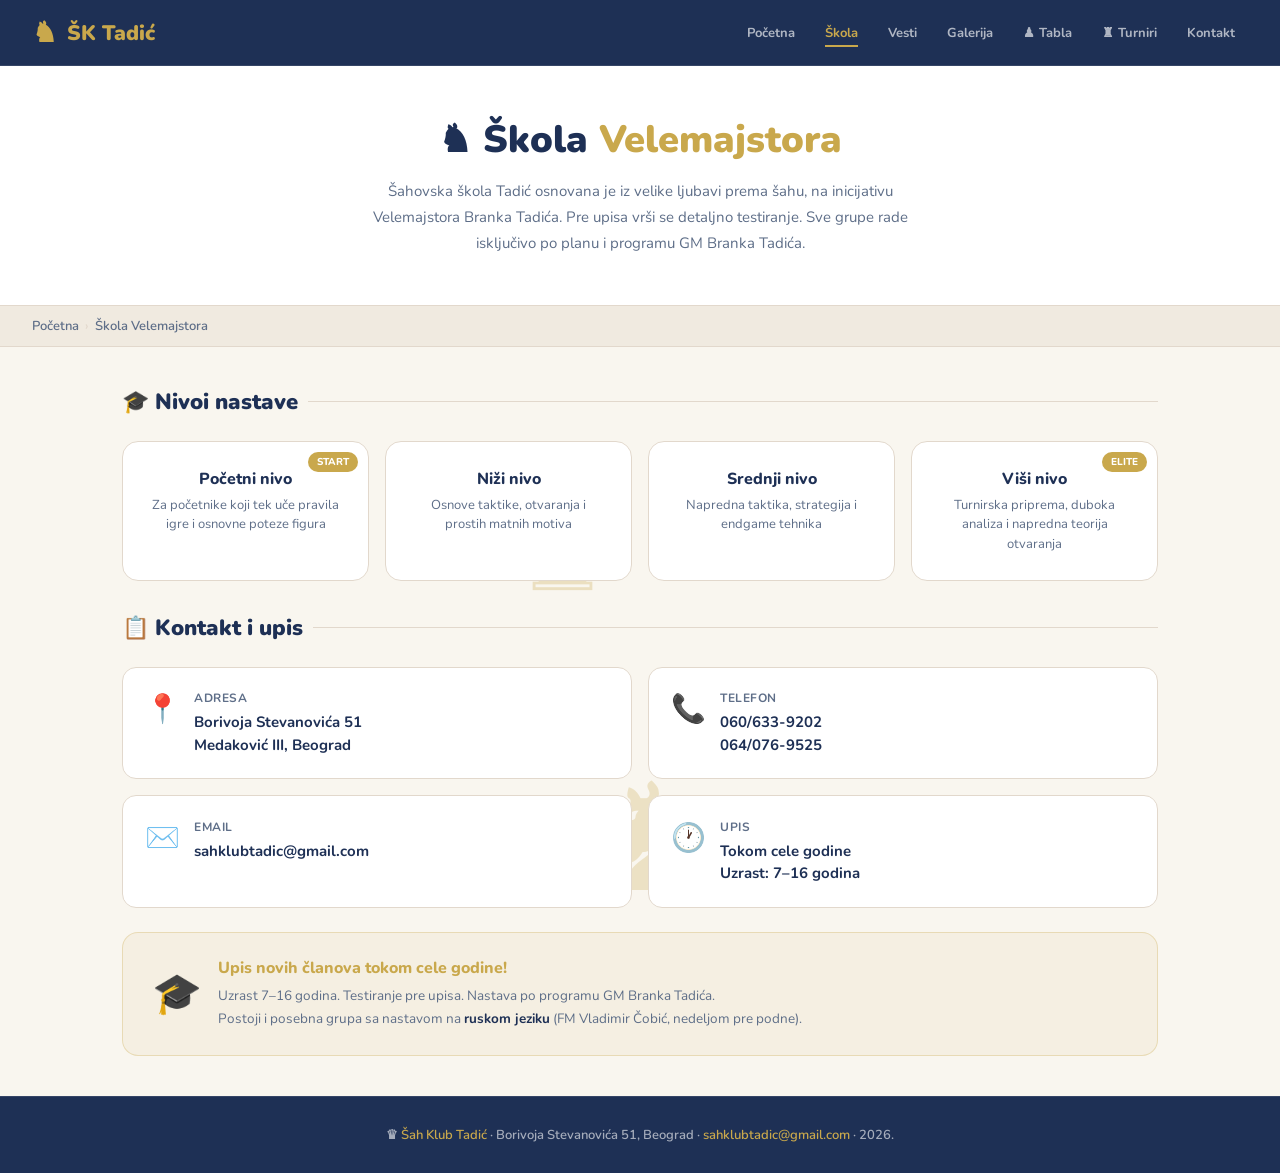
<file: skola.html>
﻿<!DOCTYPE html>
<html lang="sr">
<head>
<meta charset="UTF-8">
<meta name="viewport" content="width=device-width,initial-scale=1">
<meta name="referrer" content="no-referrer">
<title>Škola Velemajstora — ŠK Tadić</title>
<link rel="stylesheet" href="style.css">
<link rel="icon" type="image/svg+xml" href="favicon.svg">
<meta name="description" content="Skola Velemajstora Tadic — 4 nivoa nastave, program GM Branka Tadica. Uzrast 7-16 godina. Upis tokom cele godine.">
<style>
.school-hero{background:var(--surface);padding:3rem 2rem;text-align:center;border-bottom:0.5px solid var(--border);position:relative;z-index:2}
.school-hero h1{color:var(--light);font-size:38px;font-weight:900;margin-bottom:.8rem}
.school-hero h1 span{color:var(--accent)}
.school-hero p{color:var(--muted);font-size:15px;max-width:580px;margin:0 auto;line-height:1.75}
.levels-grid{display:grid;grid-template-columns:repeat(4,1fr);gap:16px;margin-bottom:2rem}
.level-card{background:var(--surface);border-radius:16px;padding:1.6rem;border:0.5px solid var(--border);text-align:center;transition:all .2s;position:relative;cursor:default}
.level-card:hover{transform:translateY(-4px);border-color:var(--accent)}
.level-card .piece{font-size:48px;margin-bottom:12px;display:block}
.level-card h3{font-size:16px;font-weight:800;color:var(--light);margin-bottom:6px}
.level-card p{font-size:13px;color:var(--muted);line-height:1.5}
.lv-badge{position:absolute;top:10px;right:10px;background:var(--accent);color:#FFFFFF;font-size:10px;font-weight:800;padding:3px 9px;border-radius:20px}
.info-grid{display:grid;grid-template-columns:1fr 1fr;gap:16px}
.info-box{background:var(--surface);border-radius:14px;padding:1.4rem;border:0.5px solid var(--border);display:flex;align-items:flex-start;gap:14px}
.info-icon{font-size:28px;flex-shrink:0}
.info-label{font-size:12px;color:var(--muted);font-weight:700;text-transform:uppercase;letter-spacing:.5px;margin-bottom:5px}
.info-val{font-size:15px;font-weight:700;color:var(--light);line-height:1.5}
.upis-banner{background:rgba(201,168,76,.08);border:0.5px solid rgba(201,168,76,.3);border-radius:16px;padding:1.5rem 1.8rem;display:flex;gap:16px;align-items:center;margin-top:1.5rem}
</style>
</head>
<body>
<div class="pieces-layer" id="pl"></div>
<nav>
  <a href="index.html" class="nav-logo"><span class="knight">♞</span><span>ŠK Tadić</span></a>
  <div class="nav-links">
    <a href="index.html">Početna</a>
    <a href="skola.html" class="active">Škola</a>
    <a href="vesti.html">Vesti</a>
    <a href="galerija.html">Galerija</a>
    <a href="tabla.html">♟ Tabla</a>
    <a href="tracker.html">♜ Turniri</a>
    <a href="kontakt.html">Kontakt</a>
  </div>
  <button class="hamburger" onclick="toggleMenu()" aria-label="Meni"><span></span><span></span><span></span></button>
</nav>
<div class="mobile-menu" id="mob">
  <a href="index.html">🏠 Početna</a>
  <a href="skola.html" class="active">🎓 Škola</a>
  <a href="vesti.html">📰 Vesti</a>
  <a href="galerija.html">📸 Galerija</a>
  <a href="tabla.html">♟ Tabla</a>
  <a href="tracker.html">♜ Turniri</a>
  <a href="kontakt.html">📬 Kontakt</a>
</div>

<div class="school-hero">
  <h1>♞ Škola <span>Velemajstora</span></h1>
  <p>Šahovska škola Tadić osnovana je iz velike ljubavi prema šahu, na inicijativu Velemajstora Branka Tadića. Pre upisa vrši se detaljno testiranje. Sve grupe rade isključivo po planu i programu GM Branka Tadića.</p>
</div>

<div class="breadcrumb"><a href="index.html">Početna</a><span>›</span>Škola Velemajstora</div>

<main>
  <div class="sec-title">🎓 Nivoi nastave</div>
  <div class="levels-grid">
    <div class="level-card"><span class="piece">♙</span><span class="lv-badge">START</span><h3>Početni nivo</h3><p>Za početnike koji tek uče pravila igre i osnovne poteze figura</p></div>
    <div class="level-card"><span class="piece">♗</span><h3>Niži nivo</h3><p>Osnove taktike, otvaranja i prostih matnih motiva</p></div>
    <div class="level-card"><span class="piece">♖</span><h3>Srednji nivo</h3><p>Napredna taktika, strategija i endgame tehnika</p></div>
    <div class="level-card"><span class="piece">♛</span><span class="lv-badge">ELITE</span><h3>Viši nivo</h3><p>Turnirska priprema, duboka analiza i napredna teorija otvaranja</p></div>
  </div>

  <div class="sec-title">📋 Kontakt i upis</div>
  <div class="info-grid">
    <div class="info-box"><span class="info-icon">📍</span><div><div class="info-label">Adresa</div><div class="info-val">Borivoja Stevanovića 51<br>Medaković III, Beograd</div></div></div>
    <div class="info-box"><span class="info-icon">📞</span><div><div class="info-label">Telefon</div><div class="info-val">060/633-9202<br>064/076-9525</div></div></div>
    <div class="info-box"><span class="info-icon">✉️</span><div><div class="info-label">Email</div><div class="info-val">sahklubtadic@gmail.com</div></div></div>
    <div class="info-box"><span class="info-icon">🕐</span><div><div class="info-label">Upis</div><div class="info-val">Tokom cele godine<br>Uzrast: 7–16 godina</div></div></div>
  </div>

  <div class="upis-banner">
    <span style="font-size:40px">🎓</span>
    <div>
      <div style="font-size:16px;font-weight:800;color:var(--accent);margin-bottom:6px">Upis novih članova tokom cele godine!</div>
      <div style="font-size:13.5px;color:var(--muted);line-height:1.7">Uzrast 7–16 godina. Testiranje pre upisa. Nastava po programu GM Branka Tadića.<br>Postoji i posebna grupa sa nastavom na <strong style="color:var(--light)">ruskom jeziku</strong> (FM Vladimir Čobić, nedeljom pre podne).</div>
    </div>
  </div>
</main>

<footer>♛ <a href="index.html">Šah Klub Tadić</a> · Borivoja Stevanovića 51, Beograd · <a href="mailto:sahklubtadic@gmail.com">sahklubtadic@gmail.com</a> · 2026.</footer>
<script src="nav.js"></script>
<script src="pieces.js"></script>
</body>
</html>
</file>
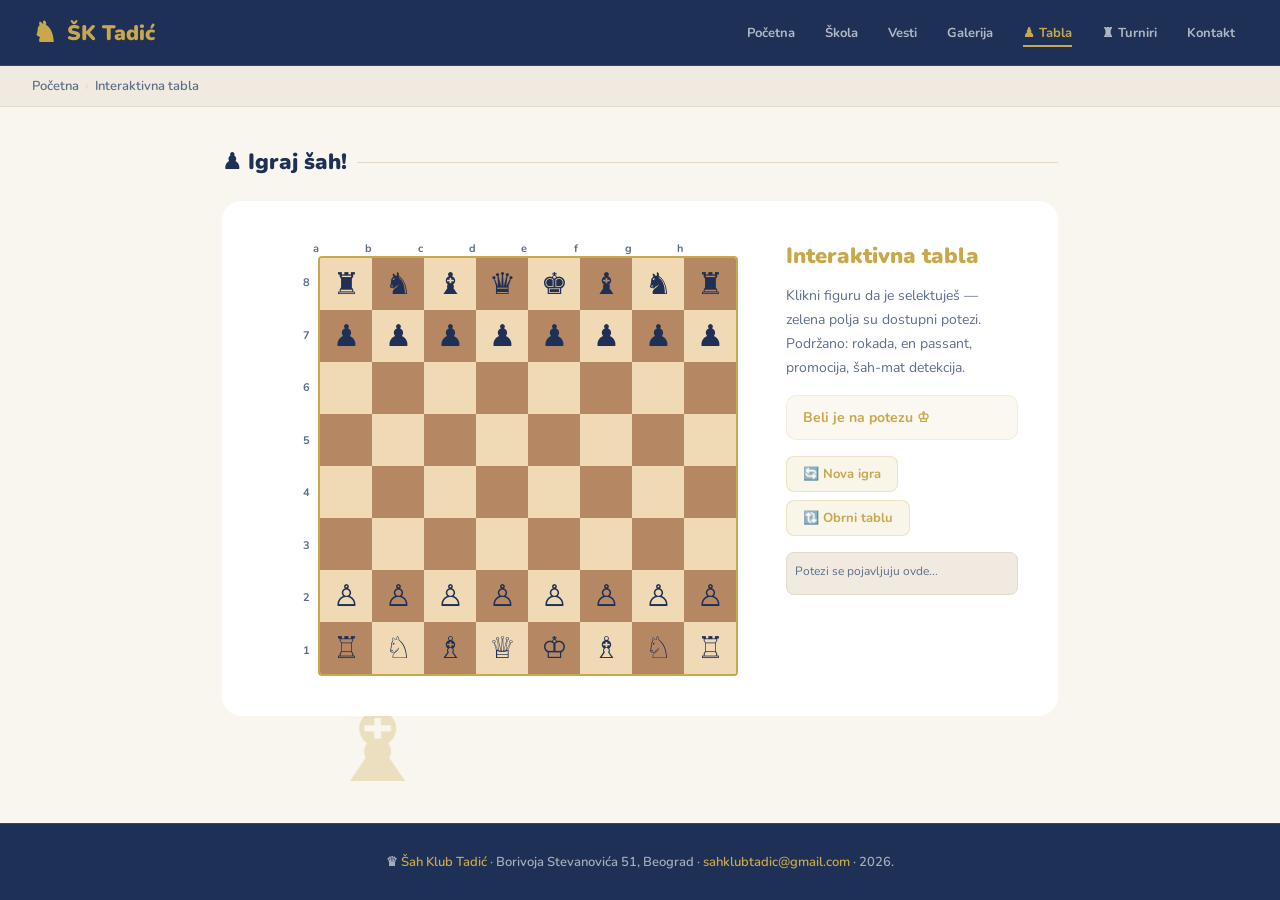
<file: tabla.html>
﻿<!DOCTYPE html>
<html lang="sr">
<head>
<meta charset="UTF-8"><meta name="viewport" content="width=device-width,initial-scale=1"><meta name="referrer" content="no-referrer">
<title>Šahovska tabla — ŠK Tadić</title>
<link rel="stylesheet" href="style.css">
<link rel="icon" type="image/svg+xml" href="favicon.svg">
<meta name="description" content="Interaktivna sahovska tabla SK Tadic — igrajte sah online. Podrzano: rokada, en passant i sah-mat.">
<style>
.chess-wrap{background:var(--surface);border-radius:20px;padding:2.5rem;display:flex;gap:3rem;align-items:flex-start;flex-wrap:wrap}
.board-container{flex-shrink:0}
.board-outer{display:inline-block;transform-origin:top left}
.board-info{flex:1;min-width:220px;color:var(--muted)}
.board-info h2{color:var(--accent);font-size:22px;font-weight:900;margin-bottom:.8rem}
.board-info p{font-size:14px;line-height:1.7;margin-bottom:1rem;color:var(--muted)}
.b-status{background:rgba(201,168,76,.08);border:0.5px solid rgba(201,168,76,.15);border-radius:10px;padding:12px 16px;margin-bottom:1rem;font-size:14px;font-weight:700;color:var(--accent)}
.b-btns{display:flex;gap:8px;flex-wrap:wrap;margin-bottom:1rem}
.b-btn{background:rgba(201,168,76,.12);border:0.5px solid rgba(201,168,76,.25);color:var(--accent);padding:8px 16px;border-radius:8px;font-size:13px;font-weight:700;cursor:pointer;transition:all .2s;font-family:'Nunito',sans-serif}
.b-btn:hover{background:var(--accent);color:#FFFFFF}
.move-hist{background:var(--mid);border:0.5px solid var(--border);border-radius:8px;padding:8px;max-height:180px;overflow-y:auto}
.move-hist p{font-size:12px;color:var(--muted);margin-bottom:4px}
.mr{display:flex;gap:8px;margin-bottom:3px;font-size:13px}
.mr .n{color:var(--muted);min-width:24px;opacity:.5}
.mr .m{color:var(--muted);min-width:58px}

@media(max-width:700px){
  .chess-wrap{padding:1.2rem;gap:1.5rem;flex-direction:column}
  .board-info{min-width:0;width:100%}
}
</style>
</head>
<body>
<div class="pieces-layer" id="pl"></div>
<nav>
  <a href="index.html" class="nav-logo"><span class="knight">♞</span><span>ŠK Tadić</span></a>
  <div class="nav-links"><a href="index.html">Početna</a><a href="skola.html">Škola</a><a href="vesti.html">Vesti</a><a href="galerija.html">Galerija</a><a href="tabla.html" class="active">♟ Tabla</a><a href="tracker.html">♜ Turniri</a>
    <a href="kontakt.html">Kontakt</a></div>
  <button class="hamburger" onclick="toggleMenu()" aria-label="Meni"><span></span><span></span><span></span></button>
</nav>
<div class="mobile-menu" id="mob"><a href="index.html">🏠 Početna</a><a href="skola.html">🎓 Škola</a><a href="vesti.html">📰 Vesti</a><a href="galerija.html">📸 Galerija</a><a href="tabla.html" class="active">♟ Tabla</a><a href="tracker.html">♜ Turniri</a>
  <a href="kontakt.html">📬 Kontakt</a></div>
<div class="breadcrumb"><a href="index.html">Početna</a><span>›</span>Interaktivna tabla</div>

<main style="max-width:900px">
  <div class="sec-title">♟ Igraj šah!</div>
  <div class="chess-wrap">
    <div class="board-container">
      <div class="board-outer" id="boardOuter">
        <div class="board-files" style="margin-left:28px"><span>a</span><span>b</span><span>c</span><span>d</span><span>e</span><span>f</span><span>g</span><span>h</span></div>
        <div style="display:flex">
          <div class="board-ranks"><span>8</span><span>7</span><span>6</span><span>5</span><span>4</span><span>3</span><span>2</span><span>1</span></div>
          <div id="chessboard"></div>
        </div>
      </div>
    </div>
    <div class="board-info">
      <h2>Interaktivna tabla</h2>
      <p>Klikni figuru da je selektuješ — zelena polja su dostupni potezi. Podržano: rokada, en passant, promocija, šah-mat detekcija.</p>
      <div class="b-status" id="bst">Beli je na potezu ♔</div>
      <div class="b-btns">
        <button class="b-btn" onclick="resetB()">🔄 Nova igra</button>
        <button class="b-btn" onclick="flipB()">🔃 Obrni tablu</button>
      </div>
      <div class="move-hist" id="mh"><p>Potezi se pojavljuju ovde...</p></div>
    </div>
  </div>
</main>

<footer>♛ <a href="index.html">Šah Klub Tadić</a> · Borivoja Stevanovića 51, Beograd · <a href="mailto:sahklubtadic@gmail.com">sahklubtadic@gmail.com</a> · 2026.</footer>
<script src="nav.js"></script>
<script src="pieces.js"></script>
<script>
const P={wK:'♔',wQ:'♕',wR:'♖',wB:'♗',wN:'♘',wP:'♙',bK:'♚',bQ:'♛',bR:'♜',bB:'♝',bN:'♞',bP:'♟'};
const INIT=[['bR','bN','bB','bQ','bK','bB','bN','bR'],['bP','bP','bP','bP','bP','bP','bP','bP'],[null,null,null,null,null,null,null,null],[null,null,null,null,null,null,null,null],[null,null,null,null,null,null,null,null],[null,null,null,null,null,null,null,null],['wP','wP','wP','wP','wP','wP','wP','wP'],['wR','wN','wB','wQ','wK','wB','wN','wR']];
let board,sel,turn,flipped,moves,lastMv,checkSq,cr,ep;
function dc(b){return b.map(r=>[...r]);}
function ic(p,c){return p&&p[0]===c;}
function en(c){return c==='w'?'b':'w';}
function initB(){board=dc(INIT);sel=null;turn='w';flipped=false;moves=[];lastMv=null;checkSq=null;cr={wK:true,wQ:true,bK:true,bQ:true};ep=null;render();updSt();}
function render(){
  var el=document.getElementById('chessboard');el.innerHTML='';
  for(var r=0;r<8;r++){for(var c=0;c<8;c++){
    var dr=flipped?7-r:r,dc2=flipped?7-c:c;
    var sq=document.createElement('div');
    sq.className='sq '+((dr+dc2)%2===0?'light':'dark');
    if(lastMv&&((dr===lastMv.fr&&dc2===lastMv.fc)||(dr===lastMv.tr&&dc2===lastMv.tc)))sq.classList.add('last-move');
    if(checkSq&&dr===checkSq[0]&&dc2===checkSq[1])sq.classList.add('in-check');
    if(sel&&dr===sel[0]&&dc2===sel[1])sq.classList.add('selected');
    if(board[dr][dc2])sq.textContent=P[board[dr][dc2]];
    sq.dataset.r=dr;sq.dataset.c=dc2;
    sq.onclick=function(){hClick(+this.dataset.r,+this.dataset.c);};
    el.appendChild(sq);
  }}
  if(sel){
    var vms=getVM(sel[0],sel[1],board,turn,cr,ep);
    vms.forEach(function(m){
      var idx=flipped?(7-m[0])*8+(7-m[1]):m[0]*8+m[1];
      var sqEl=el.children[idx];
      if(sqEl){sqEl.classList.add('valid-move');if(board[m[0]][m[1]])sqEl.classList.add('occ');}
    });
  }
}
function rawM(r,c,b,col,ep2){
  var p=b[r][c];if(!p)return[];var t=p[1],mv=[];
  var add=function(tr,tc){if(tr>=0&&tr<8&&tc>=0&&tc<8&&!ic(b[tr][tc],col))mv.push([tr,tc]);};
  var slide=function(dr,dc2){var tr=r+dr,tc=c+dc2;while(tr>=0&&tr<8&&tc>=0&&tc<8){if(b[tr][tc]){if(!ic(b[tr][tc],col))mv.push([tr,tc]);break;}mv.push([tr,tc]);tr+=dr;tc+=dc2;}};
  if(t==='P'){var d=col==='w'?-1:1,st=col==='w'?6:1;if(!b[r+d]?.[c]){mv.push([r+d,c]);if(r===st&&!b[r+2*d]?.[c])mv.push([r+2*d,c]);}[[d,-1],[d,1]].forEach(function(x){if(ic(b[r+x[0]]?.[c+x[1]],en(col)))mv.push([r+x[0],c+x[1]]);});if(ep2){var er=ep2[0],ec=ep2[1];if(r+d===er&&Math.abs(c-ec)===1)mv.push([er,ec]);}}
  if(t==='N')[[-2,-1],[-2,1],[-1,-2],[-1,2],[1,-2],[1,2],[2,-1],[2,1]].forEach(function(x){add(r+x[0],c+x[1]);});
  if(t==='B'||t==='Q')[[-1,-1],[-1,1],[1,-1],[1,1]].forEach(function(x){slide(x[0],x[1]);});
  if(t==='R'||t==='Q')[[-1,0],[1,0],[0,-1],[0,1]].forEach(function(x){slide(x[0],x[1]);});
  if(t==='K')[[-1,-1],[-1,0],[-1,1],[0,-1],[0,1],[1,-1],[1,0],[1,1]].forEach(function(x){add(r+x[0],c+x[1]);});
  return mv;
}
function findK(b,col){for(var r=0;r<8;r++)for(var c=0;c<8;c++)if(b[r][c]===col+'K')return[r,c];return null;}
function inChk(b,col){var k=findK(b,col);if(!k)return false;for(var r=0;r<8;r++)for(var c=0;c<8;c++)if(ic(b[r][c],en(col)))if(rawM(r,c,b,en(col),null).some(function(m){return m[0]===k[0]&&m[1]===k[1];}))return true;return false;}
function getVM(r,c,b,col,cr2,ep2){
  var raw=rawM(r,c,b,col,ep2);
  var legal=raw.filter(function(m){var nb=dc(b);nb[m[0]][m[1]]=nb[r][c];nb[r][c]=null;return!inChk(nb,col);});
  var p=b[r][c];
  if(p&&p[1]==='K'){var row=col==='w'?7:0;
    if(r===row&&c===4){
      if(cr2[col+'K']&&!b[row][5]&&!b[row][6]&&ic(b[row][7],col)&&b[row][7][1]==='R'&&!inChk(b,col)){var nb1=dc(b);nb1[row][5]=nb1[row][4];nb1[row][4]=null;var nb2=dc(b);nb2[row][6]=nb2[row][4];nb2[row][4]=null;if(!inChk(nb1,col)&&!inChk(nb2,col))legal.push([row,6]);}
      if(cr2[col+'Q']&&!b[row][3]&&!b[row][2]&&!b[row][1]&&ic(b[row][0],col)&&b[row][0][1]==='R'&&!inChk(b,col)){var nb3=dc(b);nb3[row][3]=nb3[row][4];nb3[row][4]=null;var nb4=dc(b);nb4[row][2]=nb4[row][4];nb4[row][4]=null;if(!inChk(nb3,col)&&!inChk(nb4,col))legal.push([row,2]);}
    }
  }
  return legal;
}
var FILES=['a','b','c','d','e','f','g','h'];
function toA(r,c){return FILES[c]+(8-r);}
function hClick(r,c){
  if(sel){
    var vms=getVM(sel[0],sel[1],board,turn,cr,ep);
    var m=vms.find(function(x){return x[0]===r&&x[1]===c;});
    if(m){mkMove(sel[0],sel[1],r,c);sel=null;}
    else if(ic(board[r][c],turn))sel=[r,c];
    else sel=null;
  }else{if(ic(board[r][c],turn))sel=[r,c];}
  render();
}
function mkMove(fr,fc,tr,tc){
  var piece=board[fr][fc],cap=board[tr][tc];
  var nb=dc(board);
  var note=(piece[1]!=='P'?piece[1]:'')+toA(fr,fc)+(cap?'x':'')+toA(tr,tc);
  if(piece[1]==='K'){if(fc===4&&tc===6){nb[fr][5]=nb[fr][7];nb[fr][7]=null;}if(fc===4&&tc===2){nb[fr][3]=nb[fr][0];nb[fr][0]=null;}cr[turn+'K']=false;cr[turn+'Q']=false;}
  if(piece[1]==='R'){if(fc===0)cr[turn+'Q']=false;if(fc===7)cr[turn+'K']=false;}
  if(piece[1]==='P'&&ep&&tr===ep[0]&&tc===ep[1])nb[fr][tc]=null;
  ep=null;
  if(piece[1]==='P'&&Math.abs(tr-fr)===2)ep=[fr+(tr-fr)/2,fc];
  nb[tr][tc]=nb[fr][fc];nb[fr][fc]=null;
  if(piece[1]==='P'&&(tr===0||tr===7))nb[tr][tc]=turn+'Q';
  board=nb;lastMv={fr:fr,fc:fc,tr:tr,tc:tc};turn=en(turn);
  checkSq=null;
  if(inChk(board,turn)){
    checkSq=findK(board,turn);
    var any=false;
    for(var r=0;r<8&&!any;r++)for(var c=0;c<8&&!any;c++)if(ic(board[r][c],turn)&&getVM(r,c,board,turn,cr,ep).length>0)any=true;
    if(!any){updSt('mat');recMove(note+'#');return;}
    updSt('chk');
  }else updSt();
  recMove(note);
}
function recMove(n){
  var mh=document.getElementById('mh'),idx=moves.length;moves.push(n);
  if(idx%2===0){var d=document.createElement('div');d.className='mr';d.innerHTML='<span class="n">'+(Math.floor(idx/2)+1)+'.</span><span class="m">'+n+'</span>';d.id='mr'+Math.floor(idx/2);mh.appendChild(d);}
  else{var d2=document.getElementById('mr'+Math.floor(idx/2));if(d2)d2.innerHTML+='<span class="m">'+n+'</span>';}
  mh.scrollTop=mh.scrollHeight;
}
function updSt(s){
  var el=document.getElementById('bst');
  if(s==='mat'){el.textContent=(turn==='w'?'Crni':'Beli')+' je pobedio! Šah-mat! 🏆';el.style.color='var(--accent)';return;}
  if(s==='chk'){el.textContent=(turn==='w'?'Beli':'Crni')+' je u šahu! ⚠️';el.style.color='#ff7675';return;}
  el.style.color='var(--accent)';el.textContent=(turn==='w'?'Beli':'Crni')+' je na potezu '+(turn==='w'?'♔':'♚');
}
function resetB(){initB();scaleBoard();}
function flipB(){flipped=!flipped;render();}
initB();

function scaleBoard(){
  var outer=document.getElementById('boardOuter');
  var wrap=document.querySelector('.chess-wrap');
  // resetuj scale da bismo izmerili prirodnu širinu
  outer.style.transform='';
  outer.parentElement.style.height='';
  var naturalW=outer.offsetWidth;
  var availW=wrap.clientWidth-38;
  if(naturalW>0 && availW<naturalW){
    var scale=availW/naturalW;
    var naturalH=outer.offsetHeight;
    outer.style.transform='scale('+scale+')';
    outer.style.transformOrigin='top left';
    outer.parentElement.style.height=Math.round(naturalH*scale)+'px';
  }
}
window.addEventListener('resize',scaleBoard);
scaleBoard();

</script>
</body>
</html>
</file>
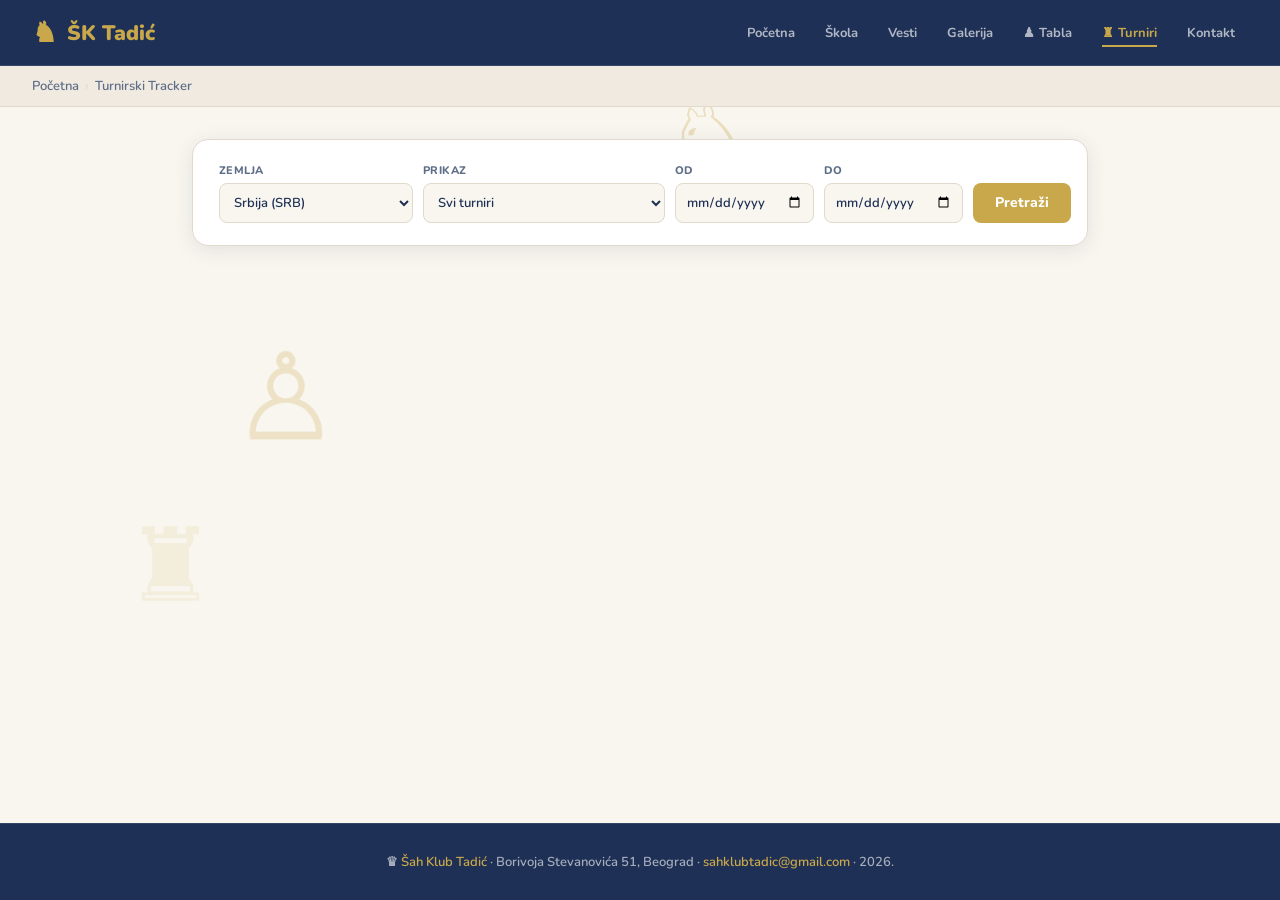
<file: tracker.html>
<!DOCTYPE html>
<html lang="sr">
<head>
<meta charset="UTF-8">
<meta name="viewport" content="width=device-width,initial-scale=1">
<meta name="referrer" content="no-referrer">
<title>Turnirski Tracker — ŠK Tadić</title>
<link rel="stylesheet" href="style.css">
<link rel="icon" type="image/svg+xml" href="favicon.svg">
<meta name="description" content="Pregled sahovskih turnira sa chess-results.com — parovi kola, kartice igraca, rezultati.">
<style>
/* ── Tracker layout ───────────────────────────────────── */
.tr{max-width:960px;margin:0 auto;padding:2rem 2rem 3rem;position:relative;z-index:2}

/* ── Filter panel ─────────────────────────────────────── */
.tr-filters{background:var(--surface);border-radius:16px;padding:1.4rem 1.6rem;border:.5px solid var(--border);margin-bottom:1.5rem;box-shadow:var(--shadow)}
.tr-fg{display:grid;grid-template-columns:repeat(4,1fr) auto;gap:10px;align-items:end}
.tr-fg label{display:grid;gap:5px;font-size:11px;font-weight:800;color:var(--muted);text-transform:uppercase;letter-spacing:.5px}
.tr-fg select,.tr-fg input[type=date]{height:40px;border:1px solid var(--border);border-radius:8px;background:var(--bg);color:var(--light);padding:0 10px;font-family:'Nunito',sans-serif;font-size:13px;font-weight:600;outline:none;transition:border .2s}
.tr-fg select:focus,.tr-fg input:focus{border-color:var(--accent)}
.tr-sbtn{height:40px;background:var(--accent);color:#fff;border:none;border-radius:8px;padding:0 22px;font-size:14px;font-weight:800;cursor:pointer;font-family:'Nunito',sans-serif;white-space:nowrap;transition:background .2s}
.tr-sbtn:hover{background:#d4b05a}.tr-sbtn:disabled{opacity:.55;cursor:not-allowed}

/* ── Cards / Lists ────────────────────────────────────── */
.tr-list{display:grid;gap:8px}
.tr-tcard{background:var(--surface);border-radius:12px;padding:14px 16px;border:.5px solid var(--border);cursor:pointer;width:100%;text-align:left;font-family:'Nunito',sans-serif;transition:all .18s;display:grid;gap:4px}
.tr-tcard:hover{border-color:var(--accent);transform:translateX(3px);box-shadow:var(--shadow)}
.tr-tid{font-size:11px;font-weight:800;color:var(--accent);text-transform:uppercase;letter-spacing:.4px}
.tr-tname{font-size:15px;font-weight:800;color:var(--light);line-height:1.3}
.tr-tcity{font-size:12px;color:var(--muted);font-weight:600}
.tr-tmeta{display:flex;gap:5px;flex-wrap:wrap;margin-top:2px}
.tr-pill{font-size:11px;font-weight:700;padding:3px 8px;border-radius:20px;background:rgba(30,48,85,.07);color:var(--muted);border:.5px solid var(--border)}

/* ── Back button ──────────────────────────────────────── */
.tr-back{display:inline-flex;align-items:center;gap:6px;font-size:13px;font-weight:700;color:var(--muted);cursor:pointer;border:.5px solid var(--border);background:var(--surface);padding:7px 14px;border-radius:8px;margin-bottom:1rem;font-family:'Nunito',sans-serif;transition:all .2s}
.tr-back:hover{border-color:var(--accent);color:var(--accent)}

/* ── Detail card (tournament header / player header) ──── */
.tr-dcard{background:var(--surface);border-radius:16px;padding:1.4rem 1.6rem;border:.5px solid var(--border);margin-bottom:1rem;box-shadow:var(--shadow)}
.tr-dtag{font-size:11px;font-weight:800;color:var(--accent);text-transform:uppercase;letter-spacing:.5px;margin-bottom:.4rem}
.tr-dtitle{font-size:22px;font-weight:900;color:var(--light);line-height:1.2;margin-bottom:.5rem}
.tr-dmeta{display:flex;gap:5px;flex-wrap:wrap}

/* ── Round + Players tabs ─────────────────────────────── */
.tr-rounds{display:flex;gap:6px;flex-wrap:wrap;margin-bottom:1rem}
.tr-rb{padding:6px 14px;border-radius:8px;border:1px solid var(--border);background:var(--surface);color:var(--muted);font-size:13px;font-weight:700;cursor:pointer;font-family:'Nunito',sans-serif;transition:all .18s}
.tr-rb:hover{border-color:var(--accent);color:var(--accent)}
.tr-rb.on{background:var(--accent);border-color:var(--accent);color:#fff}
.tr-rb.players-tab{border-color:rgba(30,48,85,.3);color:var(--light)}
.tr-rb.players-tab.on{background:var(--light);border-color:var(--light);color:#fff}

/* ── Pairings ─────────────────────────────────────────── */
.tr-plist{display:grid;gap:7px}
.tr-prow{display:grid;grid-template-columns:32px 1fr auto 1fr;gap:8px;align-items:center;background:var(--surface);border:.5px solid var(--border);border-radius:10px;padding:10px 12px}
.tr-bno{font-size:11px;font-weight:900;color:var(--accent);text-align:center}
.tr-plbtn{border:none;background:transparent;color:var(--light);padding:0;font-family:'Nunito',sans-serif;cursor:pointer;text-align:left;display:grid;gap:2px;min-width:0}
.tr-plbtn.bl{text-align:right}
.tr-plbtn strong{font-size:13px;font-weight:800;line-height:1.3;overflow-wrap:anywhere}
.tr-plbtn span{font-size:11px;color:var(--muted);font-weight:600}
.tr-plbtn:disabled{cursor:default;opacity:.7}
.tr-plbtn:not(:disabled):hover strong{color:var(--accent);text-decoration:underline}
.tr-plbtn:not(:disabled) strong::after{content:' ↗';font-size:9px;opacity:.5}
.tr-res{display:inline-flex;align-items:center;justify-content:center;min-width:50px;padding:5px 4px;border-radius:6px;font-size:12px;font-weight:900;border:.5px solid var(--border);color:var(--muted);flex-shrink:0}
.tr-res.w{color:#2d6a2d;border-color:rgba(46,125,50,.3);background:rgba(46,125,50,.09)}
.tr-res.l{color:#b71c1c;border-color:rgba(183,28,28,.3);background:rgba(183,28,28,.08)}
.tr-res.d{color:var(--gold-dim);border-color:rgba(201,168,76,.35);background:rgba(201,168,76,.1)}

/* ── Player list (start list) ─────────────────────────── */
.tr-plrow{display:grid;grid-template-columns:44px 1fr 60px 44px;gap:8px;align-items:center;background:var(--surface);border:.5px solid var(--border);border-radius:10px;padding:10px 14px;cursor:pointer;font-family:'Nunito',sans-serif;transition:all .15s}
.tr-plrow:hover{border-color:var(--accent);background:rgba(201,168,76,.06)}
.tr-plrow:hover .tr-plrow-name{color:var(--accent)}
.tr-plrow-snr{font-size:12px;font-weight:900;color:var(--accent);text-align:center}
.tr-plrow-name{font-size:14px;font-weight:800;color:var(--light)}
.tr-plrow-title{font-size:12px;font-weight:700;color:var(--muted)}
.tr-plrow-elo{font-size:13px;font-weight:700;color:var(--muted);text-align:right}

/* ── Player stats ─────────────────────────────────────── */
.tr-stats{display:grid;grid-template-columns:repeat(3,1fr);gap:10px;margin-top:1rem}
.tr-stat{border:.5px solid var(--border);border-radius:10px;padding:12px;text-align:center}
.tr-stat strong{display:block;font-size:22px;font-weight:900;color:var(--accent);margin-bottom:2px}
.tr-stat span{font-size:11px;font-weight:700;color:var(--muted);text-transform:uppercase;letter-spacing:.4px}

/* ── Player game rows ─────────────────────────────────── */
.tr-games{background:var(--surface);border-radius:12px;border:.5px solid var(--border);overflow:hidden}
.tr-grow{display:grid;grid-template-columns:58px 1fr 52px 58px;gap:8px;align-items:center;padding:10px 14px;border-bottom:.5px solid var(--border);font-size:13px;cursor:pointer;transition:background .12s}
.tr-grow:last-child{border-bottom:none}
.tr-grow:hover{background:var(--mid)}
.tr-gkolo{color:var(--muted);font-size:11px;font-weight:700}
.tr-gopp{font-weight:700;color:var(--light)}
.tr-gelo{color:var(--muted);font-size:12px;text-align:center}

/* ── States ───────────────────────────────────────────── */
.tr-empty{background:var(--surface);border:.5px solid var(--border);border-radius:12px;padding:2.5rem;text-align:center}
.tr-empty h3{font-size:16px;font-weight:800;color:var(--light);margin-bottom:.4rem}
.tr-empty p{font-size:13px;color:var(--muted)}
.tr-err{background:rgba(183,28,28,.06);border:.5px solid rgba(183,28,28,.25);border-radius:10px;padding:1rem 1.2rem;color:#b71c1c;font-size:14px;font-weight:600;margin-bottom:1rem}
.tr-spin-wrap{display:flex;align-items:center;gap:10px;padding:1.6rem;color:var(--muted);font-weight:600;font-size:14px}
.tr-spin{width:20px;height:20px;border:2px solid var(--border);border-top-color:var(--accent);border-radius:50%;animation:trSpin 1s linear infinite;flex-shrink:0}
@keyframes trSpin{to{transform:rotate(360deg)}}

/* ── Section subtitle ─────────────────────────────────── */
.tr-sub{font-size:12px;font-weight:800;color:var(--muted);text-transform:uppercase;letter-spacing:.5px;margin:1.2rem 0 .6rem}

/* ── Responsive ───────────────────────────────────────── */
@media(max-width:700px){
  .tr{padding:.8rem .8rem 2rem}
  .tr-filters{padding:1rem 1rem}
  .tr-fg{grid-template-columns:1fr 1fr}
  .tr-sbtn{grid-column:1/-1}
  .tr-prow{grid-template-columns:24px 1fr auto;grid-template-rows:auto auto}
  .tr-plbtn.bl{grid-column:2/4;text-align:left;border-top:.5px solid var(--border);padding-top:7px;margin-top:4px}
  .tr-plbtn:not(:disabled) strong::after{content:''} /* remove arrow on mobile */
  .tr-plrow{grid-template-columns:34px 1fr 44px 38px}
  .tr-grow{grid-template-columns:46px 1fr 40px 48px;font-size:12px;padding:8px 10px}
  .tr-dtitle{font-size:17px}
  .tr-dcard{padding:1rem}
  .tr-rb{padding:5px 10px;font-size:12px}
  .tr-sub{font-size:11px}
  .tr-games{font-size:12px}
  .sec-title{font-size:13px}
}
@media(max-width:400px){
  .tr-fg{grid-template-columns:1fr}
  .tr-sbtn{grid-column:1}
}
</style>
</head>
<body>
<div class="pieces-layer" id="pl"></div>

<nav>
  <a href="index.html" class="nav-logo"><span class="knight">♞</span><span>ŠK Tadić</span></a>
  <div class="nav-links">
    <a href="index.html">Početna</a>
    <a href="skola.html">Škola</a>
    <a href="vesti.html">Vesti</a>
    <a href="galerija.html">Galerija</a>
    <a href="tabla.html">♟ Tabla</a>
    <a href="tracker.html" class="active">♜ Turniri</a>
    <a href="kontakt.html">Kontakt</a>
  </div>
  <button class="hamburger" onclick="toggleMenu()" aria-label="Meni"><span></span><span></span><span></span></button>
</nav>
<div class="mobile-menu" id="mob">
  <a href="index.html">🏠 Početna</a>
  <a href="skola.html">🎓 Škola</a>
  <a href="vesti.html">📰 Vesti</a>
  <a href="galerija.html">📸 Galerija</a>
  <a href="tabla.html">♟ Tabla</a>
  <a href="tracker.html" class="active">♜ Turniri</a>
  <a href="kontakt.html">📬 Kontakt</a>
</div>

<div class="breadcrumb"><a href="index.html">Početna</a><span>›</span>Turnirski Tracker</div>

<div class="tr" id="trApp"></div>

<footer>♛ <a href="index.html">Šah Klub Tadić</a> · Borivoja Stevanovića 51, Beograd · <a href="mailto:sahklubtadic@gmail.com">sahklubtadic@gmail.com</a> · 2026.</footer>

<script src="nav.js"></script>
<script src="pieces.js"></script>
<script>
(function(){
'use strict';

var API = (location.hostname==='localhost'||location.hostname==='127.0.0.1')
  ? 'http://localhost:3000'
  : 'https://chess-tracker-iota.vercel.app';

var COUNTRIES=[
  ['SRB','Srbija'],['CRO','Hrvatska'],['BIH','Bosna i Hercegovina'],['MNE','Crna Gora'],
  ['MKD','Makedonija'],['SVN','Slovenija'],['GER','Nemačka'],['AUT','Austrija'],
  ['HUN','Mađarska'],['ROU','Rumunija'],['BUL','Bugarska'],['GRE','Grčka'],
  ['TUR','Turska'],['POL','Poljska'],['RUS','Rusija'],['UKR','Ukrajina'],
  ['FRA','Francuska'],['ITA','Italija'],['ESP','Španija'],['NED','Holandija'],
  ['CZE','Češka'],['SVK','Slovačka'],['USA','SAD'],['IND','Indija'],['CHN','Kina']
];

var SELS=[
  ['0','Svi turniri'],
  ['4','Završeni u poslednjih 7 dana'],
  ['5','Stariji završeni turniri'],
  ['7','Poslednjih 10 nedelja sa partijama']
];

// ── State ─────────────────────────────────────────────────────────────────────
var S={
  view:'list',
  fed:'SRB', sel:'0', from:'', to:'',
  tournaments:[], searched:false, loading:false, err:'',
  tnr:null,           // current TournamentListItem
  detail:null,        // TournamentDetail
  tab:'r1',           // 'r1'..'rN' | 'players'
  round:1,
  roundData:null,     // RoundData
  roundLoading:false,
  // player list (start list)
  playerList:null,    // TournamentPlayerRow[] | null
  playerListLoading:false,
  // name→SNR lookup cache (populated when playerList loads)
  snrByName:{},       // {normalizedName: snr}
  playerSnr:0,
  player:null,        // PlayerCard
  playerLoading:false
};

var $app=document.getElementById('trApp');

// ── Helpers ───────────────────────────────────────────────────────────────────
function ce(tag,cls){var e=document.createElement(tag);if(cls)e.className=cls;return e;}
function txt(el,t){el.textContent=t;return el;}

function halfFix(r){
  if(!r)return r;
  return r.replace(/Â½/g,'½').replace(/1\/2-1\/2/g,'½-½').replace(/1\/2/g,'½');
}
function resCls(r){
  var v=halfFix(r);
  if(v==='1-0'||v==='1')return 'w';
  if(v==='0-1'||v==='0')return 'l';
  if(v==='½-½'||v==='½')return 'd';
  return '';
}
function resLbl(r){
  if(!r)return '...';
  return halfFix(r)||'...';
}

function normName(n){
  return String(n||'').toLowerCase().replace(/\s+/g,' ').trim();
}

async function api(path){
  var r=await fetch(API+path);
  var j=await r.json();
  if(!j.ok)throw new Error(j.error||'API greška');
  return j.data;
}

function spinner(msg){
  var w=ce('div','tr-spin-wrap');
  w.innerHTML='<div class="tr-spin"></div>';
  w.appendChild(txt(ce('span'),msg||'Učitavanje...'));
  return w;
}

function errBox(msg){
  return txt(ce('div','tr-err'),'⚠ '+msg);
}

function pill(t){return txt(ce('span','tr-pill'),t);}

// Look up SNR by player name (falls back to 0)
function snrFor(name){
  return S.snrByName[normName(name)]||0;
}

// ── Render dispatcher ─────────────────────────────────────────────────────────
function render(){
  $app.innerHTML='';
  if(S.view==='list')renderList();
  else if(S.view==='tournament')renderTournament();
  else if(S.view==='player')renderPlayer();
}

// ════════════════════════════════════════════════════════════════════════════
// VIEW 1 — Lista turnira
// ════════════════════════════════════════════════════════════════════════════
function renderList(){
  var fc=ce('div','tr-filters');
  var fg=ce('div','tr-fg');

  var lc=ce('label');lc.appendChild(txt(ce('span'),'Zemlja'));
  var sc=ce('select');
  COUNTRIES.forEach(function(c){
    var o=ce('option');o.value=c[0];o.textContent=c[1]+' ('+c[0]+')';
    if(c[0]===S.fed)o.selected=true;
    sc.appendChild(o);
  });
  sc.onchange=function(){S.fed=this.value;};
  lc.appendChild(sc);fg.appendChild(lc);

  var ls=ce('label');ls.appendChild(txt(ce('span'),'Prikaz'));
  var ss=ce('select');
  SELS.forEach(function(s){
    var o=ce('option');o.value=s[0];o.textContent=s[1];
    if(s[0]===S.sel)o.selected=true;
    ss.appendChild(o);
  });
  ss.onchange=function(){S.sel=this.value;};
  ls.appendChild(ss);fg.appendChild(ls);

  var lf=ce('label');lf.appendChild(txt(ce('span'),'Od'));
  var inf=ce('input');inf.type='date';inf.value=S.from;
  inf.oninput=function(){S.from=this.value;};
  lf.appendChild(inf);fg.appendChild(lf);

  var lt=ce('label');lt.appendChild(txt(ce('span'),'Do'));
  var int_=ce('input');int_.type='date';int_.value=S.to;
  int_.oninput=function(){S.to=this.value;};
  lt.appendChild(int_);fg.appendChild(lt);

  var btn=ce('button','tr-sbtn');
  btn.textContent=S.loading?'Tražim...':'Pretraži';
  btn.disabled=S.loading;
  btn.onclick=doSearch;
  fg.appendChild(btn);

  fc.appendChild(fg);$app.appendChild(fc);

  if(S.err)$app.appendChild(errBox(S.err));
  if(S.loading){$app.appendChild(spinner('Tražim turnire...'));return;}
  if(!S.searched)return;

  var rh=ce('div','sec-title');rh.textContent=S.tournaments.length+' turnira';
  $app.appendChild(rh);

  if(S.tournaments.length===0){
    var em=ce('div','tr-empty');
    em.innerHTML='<h3>Nema turnira</h3><p>Promeni parametre pretrage i pokušaj ponovo.</p>';
    $app.appendChild(em);return;
  }

  var list=ce('div','tr-list');
  S.tournaments.forEach(function(t){
    var c=ce('button','tr-tcard');
    c.appendChild(txt(ce('div','tr-tid'),'ID '+t.id));
    c.appendChild(txt(ce('div','tr-tname'),t.name));
    if(t.city||t.country)c.appendChild(txt(ce('div','tr-tcity'),t.city||t.country));
    var meta=ce('div','tr-tmeta');
    var dateStr=t.dateFrom||(t.dateTo?'-'+t.dateTo:'');
    if(t.dateTo&&t.dateTo!==t.dateFrom)dateStr+=' – '+t.dateTo;
    if(dateStr)meta.appendChild(pill('📅 '+dateStr));
    if(t.rounds)meta.appendChild(pill(t.rounds+' kola'));
    if(t.players)meta.appendChild(pill(t.players+' igrača'));
    c.appendChild(meta);
    c.onclick=(function(item){return function(){openTournament(item);};})(t);
    list.appendChild(c);
  });
  $app.appendChild(list);
}

async function doSearch(){
  S.loading=true;S.err='';S.searched=true;render();
  try{
    var p=new URLSearchParams({fed:S.fed,selection:S.sel});
    if(S.from)p.set('from',S.from);
    if(S.to)p.set('to',S.to);
    S.tournaments=await api('/api/v1/tournaments?'+p);
  }catch(e){S.err=e.message;S.tournaments=[];}
  S.loading=false;render();
}

// ════════════════════════════════════════════════════════════════════════════
// VIEW 2 — Turnir (kola + parovi + lista igrača)
// ════════════════════════════════════════════════════════════════════════════
function openTournament(item){
  S.view='tournament';S.tnr=item;S.detail=null;
  S.tab='r1';S.round=1;S.roundData=null;S.err='';
  S.playerList=null;S.snrByName={};
  render();
  var fed=(item.country||S.fed);
  api('/api/v1/tournaments/'+item.id+'?fed='+fed).then(function(d){
    S.detail=d;
    var rds=Math.max(d.rounds||0,item.rounds||0);
    render();
    if(rds>0)loadRound(1);
    // Start loading player list in background for name→SNR lookup
    loadPlayerList(false);
  }).catch(function(e){S.err=e.message;render();});
}

function renderTournament(){
  var item=S.tnr||{};
  var detail=S.detail;
  var fed=item.country||S.fed;
  var rdsTotal=Math.max((detail&&detail.rounds)||0,(item.rounds||0));

  var back=ce('button','tr-back');
  back.innerHTML='← Pretraga';
  back.onclick=function(){S.view='list';S.err='';render();};
  $app.appendChild(back);

  var dc=ce('div','tr-dcard');
  dc.appendChild(txt(ce('div','tr-dtag'),'Turnir · '+fed));
  var name=(detail&&detail.name)||item.name||('Turnir '+item.id);
  dc.appendChild(txt(ce('div','tr-dtitle'),name));
  var dm=ce('div','tr-dmeta');
  var d1=item.dateFrom,d2=item.dateTo;
  if(d1){var ds=d1+(d2&&d2!==d1?' – '+d2:'');dm.appendChild(pill('📅 '+ds));}
  if(detail&&detail.lastUpdate)dm.appendChild(pill('🕐 '+detail.lastUpdate));
  if(rdsTotal)dm.appendChild(pill(rdsTotal+' kola'));
  if(item.players)dm.appendChild(pill(item.players+' igrača'));
  dc.appendChild(dm);$app.appendChild(dc);

  if(S.err)$app.appendChild(errBox(S.err));

  if(!detail){$app.appendChild(spinner('Učitavam turnir...'));return;}

  // Tabs: rounds + Igrači
  var rs=ce('div','tr-rounds');

  // Players tab
  var ptab=ce('button','tr-rb players-tab'+(S.tab==='players'?' on':''));
  ptab.textContent='♟ Igrači';
  ptab.onclick=function(){
    S.tab='players';S.err='';render();
    if(!S.playerList&&!S.playerListLoading)loadPlayerList(true);
  };
  rs.appendChild(ptab);

  // Round tabs
  for(var r=1;r<=rdsTotal;r++){
    var rb=ce('button','tr-rb'+(S.tab==='r'+r?' on':''));
    rb.textContent='Kolo '+r;
    rb.onclick=(function(rd){return function(){
      if(S.tab==='r'+rd)return;
      S.tab='r'+rd;S.round=rd;S.roundData=null;S.err='';render();loadRound(rd);
    };})(r);
    rs.appendChild(rb);
  }
  $app.appendChild(rs);

  if(S.tab==='players'){
    renderPlayerList();
  } else {
    renderRoundView(rdsTotal);
  }
}

function renderRoundView(rdsTotal){
  if(rdsTotal===0){
    var em=ce('div','tr-empty');
    em.innerHTML='<h3>Nema objavljenih rezultata</h3><p>Chess-Results još nema unetih parova za ovaj turnir.</p>';
    $app.appendChild(em);return;
  }
  if(S.roundLoading||!S.roundData){
    $app.appendChild(spinner('Učitavam kolo '+S.round+'...'));return;
  }

  var rd=S.roundData;
  var ph=ce('div','sec-title');
  ph.textContent='Kolo '+rd.round+(rd.date?' · '+rd.date:'')+' — '+rd.pairings.length+' partija';
  $app.appendChild(ph);

  if(rd.pairings.length===0){
    var ep=ce('div','tr-empty');ep.innerHTML='<h3>Nema parova</h3><p>Chess-Results nije vratio tabelu za ovo kolo.</p>';
    $app.appendChild(ep);return;
  }

  var pl=ce('div','tr-plist');
  rd.pairings.forEach(function(p){
    var row=ce('div','tr-prow');
    txt(row.appendChild(ce('div','tr-bno')),p.board);

    // Resolve SNR: use whiteNo if non-zero, else lookup by name
    var wSnr=p.whiteNo||snrFor(p.whiteName);
    var bSnr=p.blackNo||snrFor(p.blackName);

    var wb=ce('button','tr-plbtn');
    wb.innerHTML='<strong>'+esc(p.whiteName||'-')+'</strong><span>'+esc((p.whiteTitle?p.whiteTitle+' ':'')+((p.whiteElo>0)?p.whiteElo:''))+'</span>';
    wb.disabled=!wSnr;
    if(wSnr)wb.onclick=(function(sn){return function(){openPlayer(sn);};})(wSnr);
    row.appendChild(wb);

    var res=ce('div','tr-res '+resCls(p.result));res.textContent=resLbl(p.result);
    row.appendChild(res);

    var bb=ce('button','tr-plbtn bl');
    bb.innerHTML='<strong>'+esc(p.blackName||'-')+'</strong><span>'+esc((p.blackTitle?p.blackTitle+' ':'')+((p.blackElo>0)?p.blackElo:''))+'</span>';
    bb.disabled=!bSnr;
    if(bSnr)bb.onclick=(function(sn){return function(){openPlayer(sn);};})(bSnr);
    row.appendChild(bb);

    pl.appendChild(row);
  });
  $app.appendChild(pl);
}

function renderPlayerList(){
  if(S.playerListLoading||!S.playerList){
    $app.appendChild(spinner('Učitavam listu igrača...'));return;
  }
  if(S.playerList.length===0){
    var em=ce('div','tr-empty');em.innerHTML='<h3>Nema podataka</h3><p>Startna lista nije dostupna za ovaj turnir.</p>';
    $app.appendChild(em);return;
  }

  var ph=ce('div','sec-title');ph.textContent=S.playerList.length+' igrača';
  $app.appendChild(ph);

  var list=ce('div','tr-list');
  S.playerList.forEach(function(p){
    var row=ce('div','tr-plrow');
    txt(row.appendChild(ce('div','tr-plrow-snr')),'#'+p.snr);
    var nameEl=ce('div','tr-plrow-name');nameEl.textContent=p.name;
    row.appendChild(nameEl);
    txt(row.appendChild(ce('div','tr-plrow-title')),p.title||'');
    txt(row.appendChild(ce('div','tr-plrow-elo')),p.elo>0?p.elo:'');
    row.onclick=(function(snr){return function(){openPlayer(snr);};})(p.snr);
    list.appendChild(row);
  });
  $app.appendChild(list);
}

function loadRound(rd){
  S.roundLoading=true;
  var item=S.tnr;
  var fed=(item&&item.country)||S.fed;
  api('/api/v1/tournaments/'+item.id+'/rounds/'+rd+'?fed='+fed).then(function(data){
    if(S.round===rd){S.roundData=data;S.roundLoading=false;render();}
  }).catch(function(e){
    if(S.round===rd){S.err=e.message;S.roundLoading=false;render();}
  });
}

function loadPlayerList(andRender){
  S.playerListLoading=true;
  if(andRender)render();
  var item=S.tnr;
  var fed=(item&&item.country)||S.fed;
  api('/api/v1/tournaments/'+item.id+'/players?fed='+fed).then(function(data){
    S.playerList=data;
    S.playerListLoading=false;
    // Build name→SNR lookup
    var map={};
    data.forEach(function(p){map[normName(p.name)]=p.snr;});
    S.snrByName=map;
    render();
  }).catch(function(e){
    S.playerListLoading=false;
    if(andRender){S.err=e.message;render();}
  });
}

// ════════════════════════════════════════════════════════════════════════════
// VIEW 3 — Kartica igrača
// ════════════════════════════════════════════════════════════════════════════
function openPlayer(snr){
  S.view='player';S.playerSnr=snr;S.player=null;S.err='';
  render();
  var item=S.tnr;
  var fed=(item&&item.country)||S.fed;
  var p=new URLSearchParams({fed:fed});
  var yr=(S.from||S.to||'').slice(0,4);
  if(/^\d{4}$/.test(yr)){p.set('historyFrom',yr+'-01-01');p.set('historyTo',new Date().toISOString().slice(0,10));}
  api('/api/v1/players/'+item.id+'/'+snr+'?'+p).then(function(data){
    if(S.playerSnr===snr){S.player=data;render();}
  }).catch(function(e){
    if(S.playerSnr===snr){S.err=e.message;render();}
  });
}

function renderPlayer(){
  var back=ce('button','tr-back');
  back.innerHTML='← Turnir';
  back.onclick=function(){S.view='tournament';S.err='';render();};
  $app.appendChild(back);

  if(S.err)$app.appendChild(errBox(S.err));
  if(!S.player){$app.appendChild(spinner('Učitavam igrača #'+S.playerSnr+'...'));return;}

  var c=S.player;
  var wins=c.results.filter(function(r){return r.result==='1';}).length;
  var draws=c.results.filter(function(r){return r.result==='½';}).length;
  var losses=c.results.filter(function(r){return r.result==='0';}).length;

  var dc=ce('div','tr-dcard');
  dc.appendChild(txt(ce('div','tr-dtag'),'Igrac #'+S.playerSnr));
  dc.appendChild(txt(ce('div','tr-dtitle'),c.name));
  var dm=ce('div','tr-dmeta');
  if(c.fed)dm.appendChild(pill(c.fed));
  if(c.title)dm.appendChild(pill(c.title));
  if(c.elo>0)dm.appendChild(pill('ELO '+c.elo));
  if(c.fideId)dm.appendChild(pill('FIDE '+c.fideId));
  if(c.rank>0)dm.appendChild(pill('Plasman '+c.rank));
  dm.appendChild(pill(c.points+' poena'));
  dc.appendChild(dm);

  var stats=ce('div','tr-stats');
  stats.innerHTML=
    '<div class="tr-stat"><strong>'+wins+'</strong><span>Pobede</span></div>'+
    '<div class="tr-stat"><strong>'+draws+'</strong><span>Remiji</span></div>'+
    '<div class="tr-stat"><strong>'+losses+'</strong><span>Porazi</span></div>';
  dc.appendChild(stats);
  $app.appendChild(dc);

  if(c.results.length>0){
    $app.appendChild(txt(ce('div','tr-sub'),'Partije po kolima ('+c.results.length+')'));
    var games=ce('div','tr-games');
    c.results.forEach(function(g){
      var row=ce('div','tr-grow');
      row.appendChild(txt(ce('span','tr-gkolo'),'Kolo '+g.round));
      var oppEl=ce('span','tr-gopp');
      oppEl.textContent=(g.oppName||'-')+(g.oppTitle?' ('+g.oppTitle+')':'');
      row.appendChild(oppEl);
      row.appendChild(txt(ce('span','tr-gelo'),g.oppElo>0?g.oppElo:'-'));
      var res=ce('span','tr-res '+resCls(g.result));res.textContent=resLbl(g.result);
      row.appendChild(res);
      // Click on opponent to open their card
      var oppSnr=g.oppNo||snrFor(g.oppName);
      if(oppSnr){
        row.title='Klikni za karticu protivnika';
        row.onclick=(function(sn){return function(){openPlayer(sn);};})(oppSnr);
      }
      games.appendChild(row);
    });
    $app.appendChild(games);
  }

  if(c.tournaments&&c.tournaments.length>0){
    $app.appendChild(txt(ce('div','tr-sub'),'Ostali turniri ('+c.tournaments.length+')'));
    var tl=ce('div','tr-list');
    c.tournaments.forEach(function(t){
      var card=ce('button','tr-tcard');
      card.appendChild(txt(ce('div','tr-tid'),'ID '+t.id));
      card.appendChild(txt(ce('div','tr-tname'),t.name));
      var meta=ce('div','tr-tmeta');
      if(t.dateFrom)meta.appendChild(pill('📅 '+t.dateFrom+(t.dateTo&&t.dateTo!==t.dateFrom?' – '+t.dateTo:'')));
      if(t.rounds)meta.appendChild(pill(t.rounds+' kola'));
      card.appendChild(meta);
      card.onclick=(function(item){return function(){openTournament(item);};})(t);
      tl.appendChild(card);
    });
    $app.appendChild(tl);
  }
}

function esc(s){
  return String(s||'').replace(/&/g,'&amp;').replace(/</g,'&lt;').replace(/>/g,'&gt;');
}

render();
})();
</script>
</body>
</html>
</file>
<file: style.css>
﻿@import url('https://fonts.googleapis.com/css2?family=Nunito:wght@400;600;700;800;900&display=swap');
*{box-sizing:border-box;margin:0;padding:0}
:root{
  --bg:#F9F6EF;
  --dark:#F9F6EF;
  --surface:#FFFFFF;
  --mid:#F0EAE0;
  --accent:#C9A84C;
  --gold:#C9A84C;
  --gold-dim:#A07C1A;
  --light:#1E3055;
  --muted:#5E6E88;
  --white:#1E3055;
  --border:#E2D8CC;
  --shadow:0 4px 20px rgba(30,48,85,.1);
}
body{font-family:'Nunito',sans-serif;background:var(--bg);color:var(--light);min-height:100vh;display:flex;flex-direction:column}
a{text-decoration:none;color:inherit}
img{max-width:100%;display:block}

/* PIECES LAYER */
.pieces-layer{position:fixed;inset:0;pointer-events:none;z-index:0;overflow:hidden}
.piece{position:absolute;color:var(--gold);user-select:none;opacity:0;will-change:transform,opacity}

/* NAV */
nav{background:#1E3055;padding:0 2rem;display:flex;align-items:center;justify-content:space-between;height:66px;position:sticky;top:0;z-index:100;border-bottom:0.5px solid rgba(255,255,255,.1);backdrop-filter:blur(12px)}
.nav-logo{display:flex;align-items:center;gap:10px;color:var(--accent);font-size:21px;font-weight:900}
.nav-logo .knight{font-size:28px;display:inline-block;animation:float 3s ease-in-out infinite}
.nav-links{display:flex;gap:4px}
.nav-links a{color:rgba(255,255,255,.65);font-size:13px;font-weight:700;padding:7px 13px;border-radius:8px;transition:all .2s;position:relative}
.nav-links a::after{content:'';position:absolute;bottom:2px;left:13px;right:13px;height:1.5px;background:var(--accent);transform:scaleX(0);transition:transform .25s}
.nav-links a:hover{color:rgba(255,255,255,.95)}
.nav-links a:hover::after{transform:scaleX(1)}
.nav-links a.active{color:var(--accent)}
.nav-links a.active::after{transform:scaleX(1)}
.hamburger{display:none;flex-direction:column;gap:5px;cursor:pointer;padding:6px;border:none;background:transparent}
.hamburger span{display:block;width:24px;height:2px;background:var(--accent);border-radius:2px;transition:all .3s}
.mobile-menu{display:none;position:absolute;top:66px;left:0;right:0;background:#FFFFFF;border-top:0.5px solid var(--border);padding:1rem;flex-direction:column;gap:4px;z-index:99;box-shadow:0 8px 24px rgba(30,48,85,.12)}
.mobile-menu.open{display:flex}
.mobile-menu a{color:var(--muted);font-size:15px;font-weight:700;padding:12px 16px;border-radius:10px;transition:all .2s}
.mobile-menu a:hover,.mobile-menu a.active{background:rgba(201,168,76,.12);color:var(--accent)}

/* BREADCRUMB */
.breadcrumb{background:var(--mid);border-bottom:0.5px solid var(--border);padding:.7rem 2rem;font-size:13px;color:var(--muted);font-weight:600;position:relative;z-index:2}
.breadcrumb a{color:var(--muted);transition:color .2s}.breadcrumb a:hover{color:var(--accent)}
.breadcrumb span{color:var(--border);margin:0 6px}

/* MAIN */
main{flex:1;max-width:1100px;margin:0 auto;width:100%;padding:2.5rem 2rem;position:relative;z-index:2}

/* SECTION TITLE */
.sec-title{font-size:22px;font-weight:900;color:var(--light);margin-bottom:1.5rem;display:flex;align-items:center;gap:10px}
.sec-title::after{content:'';flex:1;height:1px;background:var(--border)}

/* CARDS */
.card{background:var(--surface);border-radius:16px;border:0.5px solid var(--border);box-shadow:var(--shadow);overflow:hidden;transition:all .2s}
.card:hover{transform:translateY(-3px);border-color:var(--gold)}

/* BUTTONS */
.btn{display:inline-block;padding:11px 24px;border-radius:10px;font-size:14px;font-weight:800;transition:all .2s;cursor:pointer;border:none;font-family:'Nunito',sans-serif}
.btn-gold{background:var(--accent);color:#FFFFFF}.btn-gold:hover{background:#d4b05a;transform:translateY(-1px)}
.btn-outline{background:transparent;color:var(--muted);border:1px solid var(--border)}.btn-outline:hover{border-color:var(--accent);color:var(--light)}
.btn-dark{background:var(--surface);color:var(--light);border:0.5px solid var(--border)}.btn-dark:hover{border-color:var(--accent)}

/* TAGS */
.tag{display:inline-block;font-size:11px;font-weight:800;padding:3px 10px;border-radius:20px;text-transform:uppercase;letter-spacing:.4px}
.tag-gold{background:var(--accent);color:#FFFFFF}
.tag-green{background:rgba(201,168,76,.15);color:var(--gold-dim);border:0.5px solid rgba(201,168,76,.3)}
.tag-blue{background:rgba(30,48,85,.07);color:var(--muted);border:0.5px solid var(--border)}
.tag-orange{background:rgba(201,168,76,.2);color:var(--gold-dim);border:0.5px solid rgba(201,168,76,.35)}

/* FOOTER */
footer{background:#1E3055;border-top:0.5px solid rgba(255,255,255,.1);color:rgba(255,255,255,.6);text-align:center;padding:1.8rem 2rem;font-size:13px;font-weight:600;margin-top:auto;position:relative;z-index:2}
footer a{color:var(--accent)}

/* ANIMATIONS */
@keyframes float{0%,100%{transform:translateY(0)}50%{transform:translateY(-6px)}}
@keyframes pulse{0%,100%{opacity:1}50%{opacity:.5}}
.badge-new{animation:pulse 2s ease-in-out infinite;background:var(--accent);color:#FFFFFF;font-size:10px;font-weight:800;padding:2px 8px;border-radius:10px;margin-left:6px;vertical-align:middle}

/* CHESS BOARD */
#chessboard{display:grid;grid-template-columns:repeat(8,52px);grid-template-rows:repeat(8,52px);border:2px solid var(--accent);border-radius:4px;overflow:hidden}
.sq{width:52px;height:52px;display:flex;align-items:center;justify-content:center;font-size:30px;cursor:pointer;user-select:none;position:relative;transition:background .1s}
.sq.light{background:#F0D9B5}.sq.dark{background:#B58863}
.sq.selected{background:rgba(255,210,0,.55)!important;box-shadow:inset 0 0 0 2px #E8C600}
.sq.valid-move::after{content:'';position:absolute;width:32%;height:32%;background:rgba(0,0,0,.18);border-radius:50%}
.sq.valid-move.occ::after{content:'';position:absolute;inset:3px;background:transparent;border:2px solid rgba(0,0,0,.25);border-radius:2px;width:auto;height:auto}
.sq.last-move{background:rgba(255,210,0,.3)!important}
.sq.in-check{background:rgba(220,50,50,.35)!important}
.board-files{display:flex;margin-left:28px}
.board-files span,.board-ranks span{font-size:11px;font-weight:700;color:var(--muted);width:52px;text-align:center}
.board-ranks{display:flex;flex-direction:column;justify-content:space-around;margin-right:4px}
.board-ranks span{height:52px;display:flex;align-items:center;justify-content:flex-end;padding-right:4px}

/* GALLERY LIGHTBOX */
#lightbox{display:none;position:fixed;inset:0;background:rgba(0,0,0,.92);z-index:999;align-items:center;justify-content:center}
#lightbox.open{display:flex}
#lb-img{max-width:calc(100vw - 130px);max-height:calc(100vh - 90px);border-radius:6px}
#lb-close{position:absolute;top:20px;right:24px;font-size:36px;color:rgba(255,255,255,.6);cursor:pointer;line-height:1;font-weight:300;transition:color .2s}
#lb-close:hover{color:var(--accent)}
#lb-prev,#lb-next{position:absolute;top:50%;transform:translateY(-50%);font-size:48px;color:rgba(255,255,255,.6);cursor:pointer;background:rgba(255,255,255,.1);border:0.5px solid rgba(255,255,255,.25);padding:8px 14px;border-radius:8px;line-height:1;transition:all .2s}
#lb-prev:hover,#lb-next:hover{color:var(--accent);border-color:var(--accent)}
#lb-prev{left:16px}#lb-next{right:16px}
#lb-caption{position:absolute;bottom:20px;left:50%;transform:translateX(-50%);color:rgba(255,255,255,.65);font-size:13px;font-weight:600;text-align:center;white-space:nowrap}

/* CHESS PIECES ANIMATION ENGINE */
@keyframes pieceIn{0%{opacity:0;transform:perspective(400px) rotateX(25deg) rotateY(25deg) scale(.7)}100%{opacity:var(--op);transform:perspective(400px) rotateX(0deg) rotateY(0deg) scale(1)}}

/* RESPONSIVE */
@media(max-width:700px){
  nav{padding:0 1rem;position:relative}
  .nav-links{display:none}
  .hamburger{display:flex}
  main{padding:1.5rem 1rem}
  .news-grid{grid-template-columns:1fr!important}
  .levels-grid{grid-template-columns:1fr 1fr!important}
  .info-grid{grid-template-columns:1fr!important}
  .contact-grid{grid-template-columns:1fr!important}
  .gallery-grid{grid-template-columns:repeat(2,1fr)!important}
  #chessboard{grid-template-columns:repeat(8,38px)!important;grid-template-rows:repeat(8,38px)!important}
  .sq{width:38px!important;height:38px!important;font-size:22px!important}
  .board-files span,.board-ranks span{width:38px!important;font-size:9px!important}
  .board-ranks span{height:38px!important}
  .hero h1{font-size:20px!important}
  .stats-bar{flex-wrap:wrap}
  .stat-item{flex:1 1 50%;border-right:none!important;border-bottom:0.5px solid var(--border)}
  .board-wrap{flex-direction:column}
  .article-img{height:200px!important}
  .article-gallery{grid-template-columns:repeat(2,1fr)!important}
  .kamp-info{grid-template-columns:1fr!important}
  .news-list{grid-template-columns:1fr!important}
}
</file>
